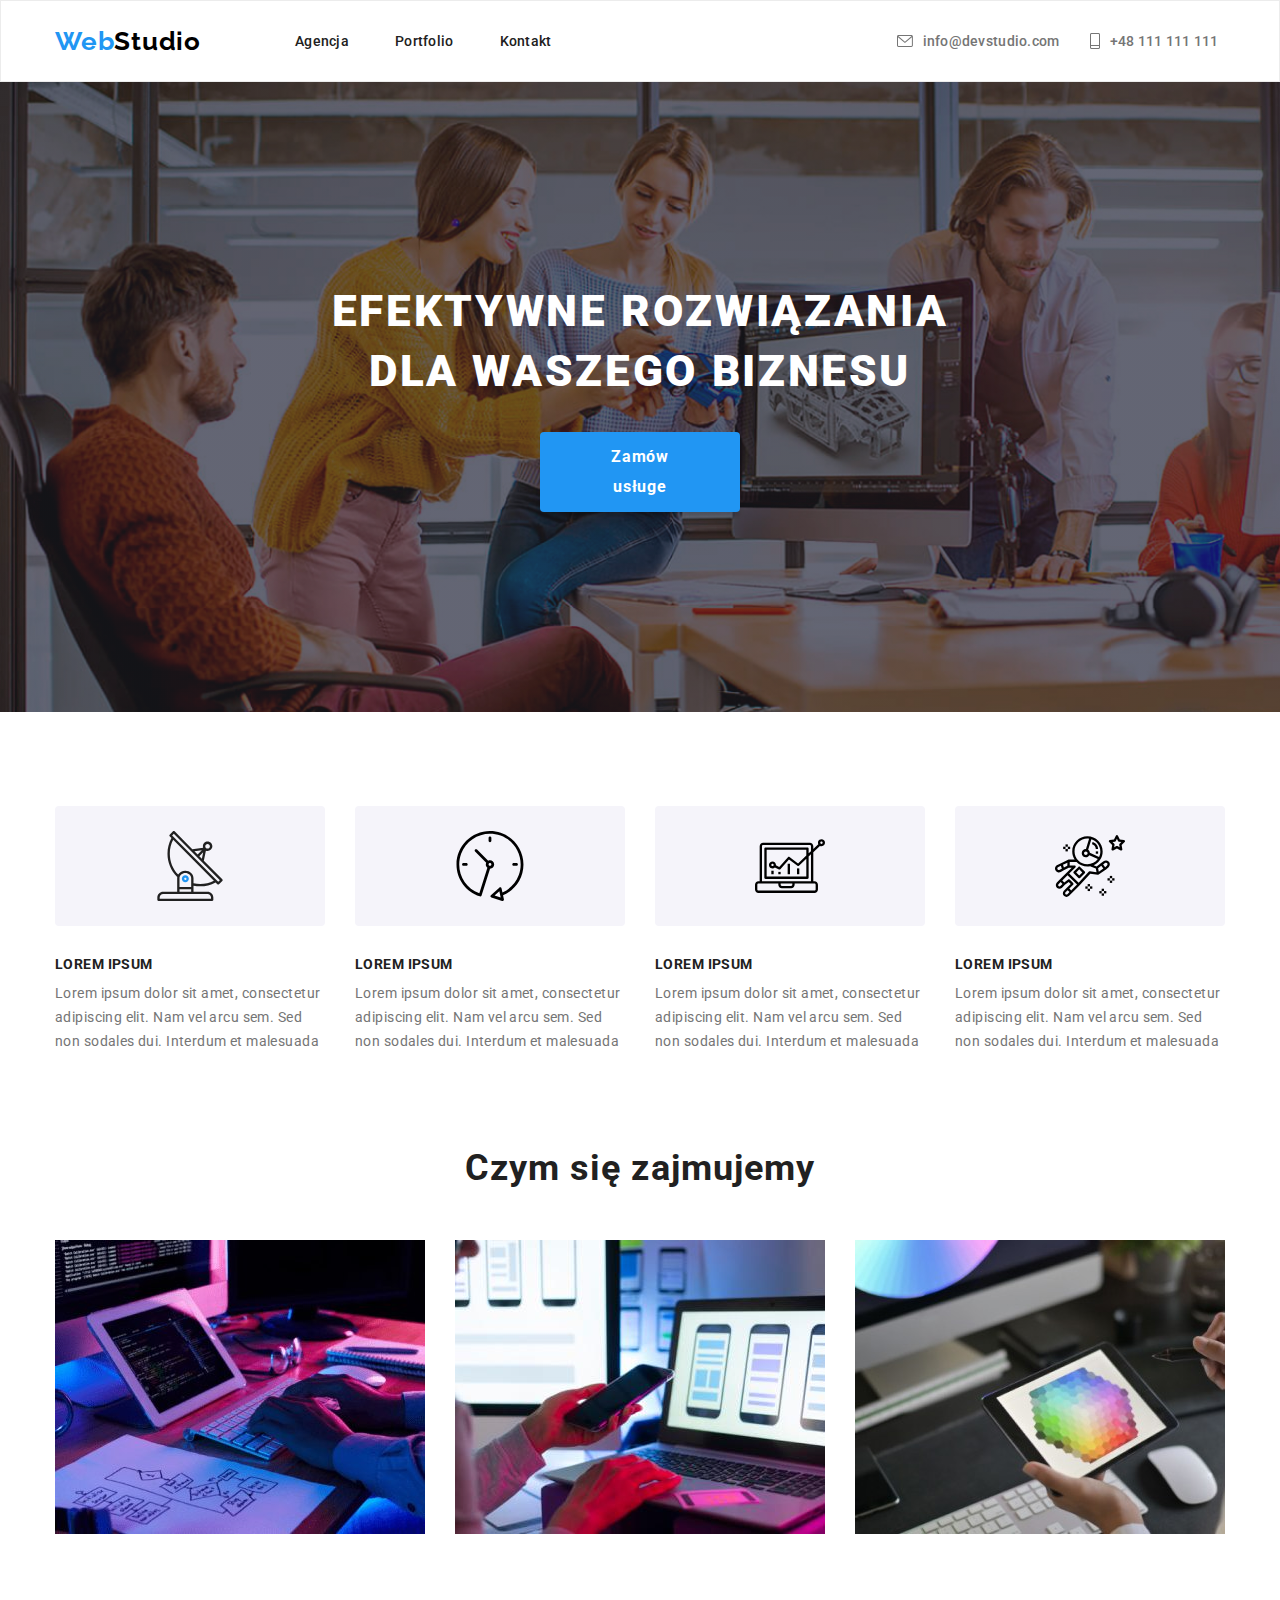
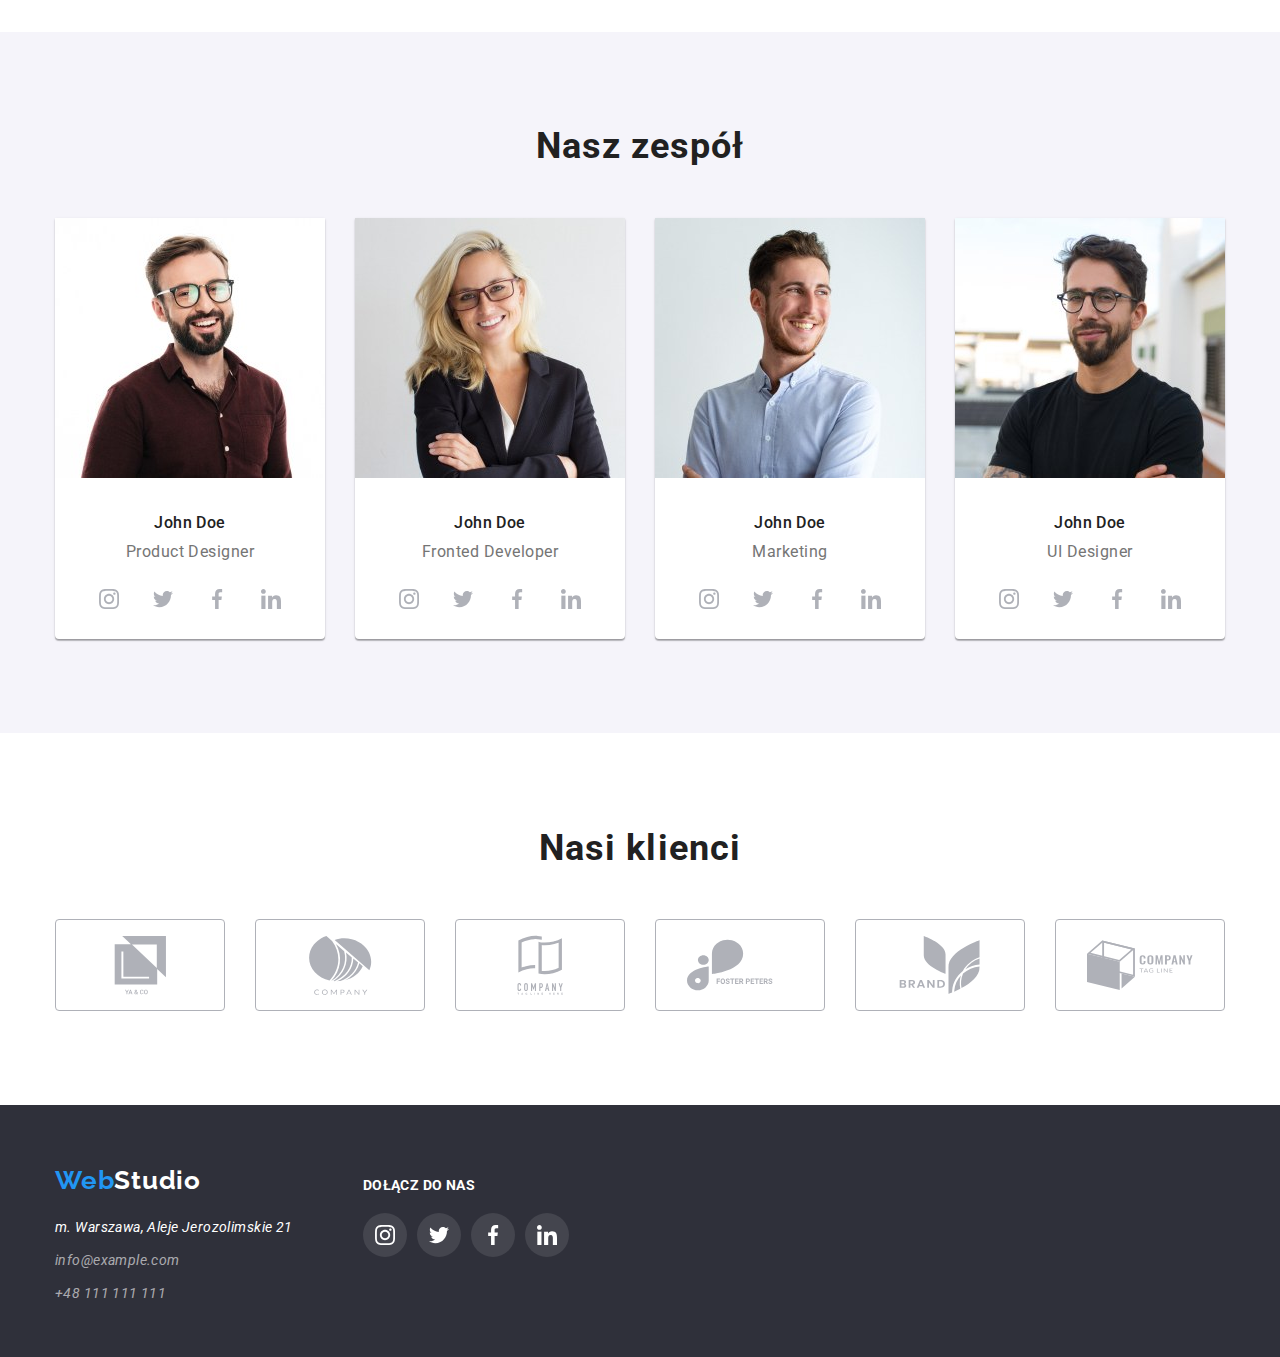
<file: index.html>
<!DOCTYPE html>
<html lang="en">
	<head>
		<meta charset="UTF-8" />
		<meta http-equiv="X-UA-Compatible" content="IE=edge" />
		<meta name="viewport" content="width=device-width, initial-scale=1.0" />
		<link rel="preconnect" href="https://fonts.googleapis.com" />
		<link rel="preconnect" href="https://fonts.gstatic.com" crossorigin />
		<link
			rel="stylesheet"
			href=" https://cdnjs.cloudflare.com/ajax/libs/modern-normalize/1.1.0/modern-normalize.min.css"
		/>
		<link
			href="https://fonts.googleapis.com/css2?family=Raleway:wght@400;700;900&family=Roboto:wght@400;500;700;900&display=swap"
			rel="stylesheet"
		/>
		<link rel="stylesheet" href="css/styles.css" />
		<title>Studio</title>
	</head>
	<body>
		<!-- HEADER -->
		<header class="header">
			<div class="container">
				<a href="index.html" class="logo">
					<span class="logo-left-side">Web</span
					><span class="logo-right-side">Studio</span></a
				>
				<nav class="navigation">
					<ul class="navigation-list">
						<li class="navigation-list-item">
							<a href="#" class="navigation-list-link">Agencja</a>
						</li>
						<li class="navigation-list-item">
							<a href="portfolio.html" class="navigation-list-link"
								>Portfolio</a
							>
						</li>
						<li class="navigation-list-item">
							<a href="#" class="navigation-list-link">Kontakt</a>
						</li>
					</ul>
				</nav>
				<ul class="contact-list">
					<li class="contact-list-item">		
						<a href="mailto:info@devstudio.com" class="contact-list-link"
							><svg class="contact-list-icon_space" width="16" height="12">
							<use
								class="contact-list-icon"
								href="images/icons.svg#icon-envelope"
							></use>
						</svg><p>info@devstudio.com</p></a
						>
					</li>
					<li class="contact-list-item">
						<a href="tel:+48111111111" class="contact-list-link"
							><svg class="contact-list-icon_space" width="10" height="16">
							<use
								class="contact-list-icon"
								href="images/icons.svg#icon-smartphone"
							></use>
						</svg><p>+48 111 111 111</p></a
						>
					</li>
				</ul>
			</div>
		</header>
		<!-- MAIN -->
		<main>
			<!-- HERO-->
			<section class="hero">
				<div class="hero-background-container">
				<div class="container">
					<h1 class="hero-title">efektywne rozwiązania dla waszego biznesu</h1>
					<button type="button" class="hero-button">Zamów usługe</button>
				</div>
				</div>
			</section>
			<!-- OUR STRENGHTS -->
			<section class="our-strength section">
				<div class="container">
					<ul class="our-strength-list">
						<li class="our-strength-list-item">
							<div class="our-strenght-list-icon">
								<svg height="70" width="70px">
									<use href="images/icons.svg#icon-antenna"></use>
								</svg>
							</div>
							<p class="our-strength-list-item-title">lorem ipsum</p>
							<p class="our-strength-list-item-text">
								Lorem ipsum dolor sit amet, consectetur adipiscing elit. Nam vel
								arcu sem. Sed non sodales dui. Interdum et malesuada
							</p>
						</li>
						<li class="our-strength-list-item">
							<div class="our-strenght-list-icon">
								<svg height="70" width="70px">
									<use href="images/icons.svg#icon-clock"></use>
								</svg>
							</div>
							<p class="our-strength-list-item-title">lorem ipsum</p>
							<p class="our-strength-list-item-text">
								Lorem ipsum dolor sit amet, consectetur adipiscing elit. Nam vel
								arcu sem. Sed non sodales dui. Interdum et malesuada
							</p>
						</li>
						<li class="our-strength-list-item">
							<div class="our-strenght-list-icon">
								<svg height="70" width="70px">
									<use href="images/icons.svg#icon-diagram"></use>
								</svg>
							</div>
							<p class="our-strength-list-item-title">lorem ipsum</p>
							<p class="our-strength-list-item-text">
								Lorem ipsum dolor sit amet, consectetur adipiscing elit. Nam vel
								arcu sem. Sed non sodales dui. Interdum et malesuada
							</p>
						</li>
						<li class="our-strength-list-item">
							<div class="our-strenght-list-icon">
								<svg height="70" width="70px">
									<use href="images/icons.svg#icon-astronaut"></use>
								</svg>
							</div>
							<p class="our-strength-list-item-title">lorem ipsum</p>
							<p class="our-strength-list-item-text">
								Lorem ipsum dolor sit amet, consectetur adipiscing elit. Nam vel
								arcu sem. Sed non sodales dui. Interdum et malesuada
							</p>
						</li>
					</ul>
				</div>
			</section>
			<!-- WHAT WE DO -->
			<section class="what-we-do section">
				<div class="container">
					<h2 class="what-we-do-title">Czym się zajmujemy</h2>
					<ul class="what-we-do-list">
						<li class="what-we-do-list-item">
							<img
								src="images/main-page/box1.jpg"
								alt="Programming"
								width="370"
								height="294"
								class="what-we-do-list-img"
							/>
						</li>
						<li class="what-we-do-list-item">
							<img
								src="images/main-page/box2.jpg"
								alt="Setting smartphone theme"
								width="370"
								height="294"
								class="what-we-do-list-img"
							/>
						</li>
						<li class="what-we-do-list-item">
							<img
								src="images/main-page/box3.jpg"
								alt="Creating gradient"
								width="370"
								height="294"
								class="what-we-do-list-img"
							/>
						</li>
					</ul>
				</div>
			</section>
			<!-- OUR TEAM -->
			<section class="our-team">
				<div class="container section">
					<h2 class="our-team-title">Nasz zespół</h2>
					<ul class="our-team-list">
						<li class="our-team-list-item">
							<img
								src="images/main-page/John_Doe1.jpg"
								alt="Product Designer"
								width="270"
								height="260"
								class="our-team-list-img"
							/>
							<p class="our-team-list-item-name">John Doe</p>
							<p class="our-team-list-item-occupation">Product Designer</p>
							<div class="social-links">
								<a class="social-links-link" href="https://www.instagram.com/"
									><svg class="social-links-icon">
										<use href="images/icons.svg#icon-instagram"></use></svg
								></a>
								<a class="social-links-link" href="https://twitter.com/?lang=pl"
									><svg class="social-links-icon">
										<use href="images/icons.svg#icon-twitter"></use></svg
								></a>
								<a class="social-links-link" href="https://pl-pl.facebook.com/"
									><svg class="social-links-icon">
										<use href="images/icons.svg#icon-facebook"></use></svg
								></a>
								<a class="social-links-link" href="https://pl.linkedin.com/"
									><svg class="social-links-icon">
										<use href="images/icons.svg#icon-linkedin"></use></svg
								></a>
							</div>
						</li>
						<li class="our-team-list-item">
							<img
								src="images/main-page/John_Doe2.jpg"
								alt="Fronted Developer"
								width="270"
								height="260"
								class="our-team-list-img"
							/>
							<p class="our-team-list-item-name">John Doe</p>
							<p class="our-team-list-item-occupation">Fronted Developer</p>
							<div class="social-links">
								<a class="social-links-link" href="https://www.instagram.com/"
									><svg class="social-links-icon">
										<use href="images/icons.svg#icon-instagram"></use></svg
								></a>
								<a class="social-links-link" href="https://twitter.com/?lang=pl"
									><svg class="social-links-icon">
										<use href="images/icons.svg#icon-twitter"></use></svg
								></a>
								<a class="social-links-link" href="https://pl-pl.facebook.com/"
									><svg class="social-links-icon">
										<use href="images/icons.svg#icon-facebook"></use></svg
								></a>
								<a class="social-links-link" href="https://pl.linkedin.com/"
									><svg class="social-links-icon">
										<use href="images/icons.svg#icon-linkedin"></use></svg
								></a>
							</div>
						</li>
						<li class="our-team-list-item">
							<img
								src="images/main-page/John_Doe3.jpg"
								alt="Marketing"
								width="270"
								height="260"
								class="our-team-list-img"
							/>
							<p class="our-team-list-item-name">John Doe</p>
							<p class="our-team-list-item-occupation">Marketing</p>
							<div class="social-links">
								<a class="social-links-link" href="https://www.instagram.com/"
									><svg class="social-links-icon">
										<use href="images/icons.svg#icon-instagram"></use></svg
								></a>
								<a class="social-links-link" href="https://twitter.com/?lang=pl"
									><svg class="social-links-icon">
										<use href="images/icons.svg#icon-twitter"></use></svg
								></a>
								<a class="social-links-link" href="https://pl-pl.facebook.com/"
									><svg class="social-links-icon">
										<use href="images/icons.svg#icon-facebook"></use></svg
								></a>
								<a class="social-links-link" href="https://pl.linkedin.com/"
									><svg class="social-links-icon">
										<use href="images/icons.svg#icon-linkedin"></use></svg
								></a>
							</div>
						</li>
						<li class="our-team-list-item">
							<img
								src="images/main-page/John_Doe4.jpg"
								alt="UI Designer"
								width="270"
								height="260"
								class="our-team-list-img"
							/>
							<p class="our-team-list-item-name">John Doe</p>
							<p class="our-team-list-item-occupation">UI Designer</p>
							<div class="social-links">
								<a class="social-links-link" href="https://www.instagram.com/"
									><svg class="social-links-icon">
										<use href="images/icons.svg#icon-instagram"></use></svg
								></a>
								<a class="social-links-link" href="https://twitter.com/?lang=pl"
									><svg class="social-links-icon">
										<use href="images/icons.svg#icon-twitter"></use></svg
								></a>
								<a class="social-links-link" href="https://pl-pl.facebook.com/"
									><svg class="social-links-icon">
										<use href="images/icons.svg#icon-facebook"></use></svg
								></a>
								<a class="social-links-link" href="https://pl.linkedin.com/"
									><svg class="social-links-icon">
										<use href="images/icons.svg#icon-linkedin"></use></svg
								></a>
							</div>
						</li>
					</ul>
				</div>
			</section>
			<section class="our-clients section">
				<div class="container">
					<h2 class="our-clients-title">Nasi klienci</h2>
					<div class="our-clients-content">
						<a href="#" class="our-clients-logo">
							<svg class="our-clients-icon">
								<use href="images/icons.svg#icon-Union"></use>
							</svg>
						</a>
						<a href="#" class="our-clients-logo">
							<svg class="our-clients-icon">
								<use href="images/icons.svg#icon-Object1"></use>
							</svg>
						</a>
						<a href="#" class="our-clients-logo">
							<svg class="our-clients-icon">
								<use href="images/icons.svg#icon-group1"></use>
							</svg>
						</a>
						<a href="#" class="our-clients-logo">
							<svg class="our-clients-icon">
								<use href="images/icons.svg#icon-group"></use>
							</svg>
						</a>
						<a href="#" class="our-clients-logo">
							<svg class="our-clients-icon">
								<use href="images/icons.svg#icon-group-2"></use>
							</svg>
						</a>
						<a href="#" class="our-clients-logo">
							<svg class="our-clients-icon">
								<use href="images/icons.svg#icon-Object"></use>
							</svg>
						</a>
					</div>
				</div>
			</section>
		</main>
		<!-- FOOTER -->
		<footer class="footer">
			<div class="container">
				<div class="footer-contact-elements">
					<a href="index.html" class="logo"
						><span class="logo-left-side">Web</span
						><span class="logo-right-side-dark-theme">Studio</span></a
					>
					<address class="footer-address">
						<ul class="footer-list">
							<li class="footer-list-item">
								<a
									href="https://goo.gl/maps/Mp1jsJDvYEzKUSzLA"
									target="_blank"
									class="footer-list-link footer-list-address"
									>m. Warszawa, Aleje Jerozolimskie 21</a
								>
							</li>
							<li class="footer-list-item">
								<a
									href="mailto:info@example.com"
									class="footer-list-link footer-list-mail"
									>info@example.com</a
								>
							</li>
							<li class="footer-list-item">
								<a
									href="tel:+48111111111"
									class="footer-list-link footer-list-tel"
									>+48 111 111 111</a
								>
							</li>
						</ul>
					</address>
				</div>
				<div class="footer-social">
					<h3 class="footer-social-title">DOŁĄCZ DO NAS</h3>
					<div class="social-links">
						<a class="social-links-link social-links-link-dark-theme" href="https://www.instagram.com/"
							><svg class="social-links-icon">
								<use href="images/icons.svg#icon-instagram"></use></svg
						></a>
						<a class="social-links-link social-links-link-dark-theme" href="https://twitter.com/?lang=pl"
							><svg class="social-links-icon">
								<use href="images/icons.svg#icon-twitter"></use></svg
						></a>
						<a class="social-links-link social-links-link-dark-theme" href="https://pl-pl.facebook.com/"
							><svg class="social-links-icon">
								<use href="images/icons.svg#icon-facebook"></use></svg
						></a>
						<a class="social-links-link social-links-link-dark-theme" href="https://pl.linkedin.com/"
							><svg class="social-links-icon">
								<use href="images/icons.svg#icon-linkedin"></use></svg
						></a>
					</div>
				</div>
			</div>
		</footer>
	</body>
</html>
</file>
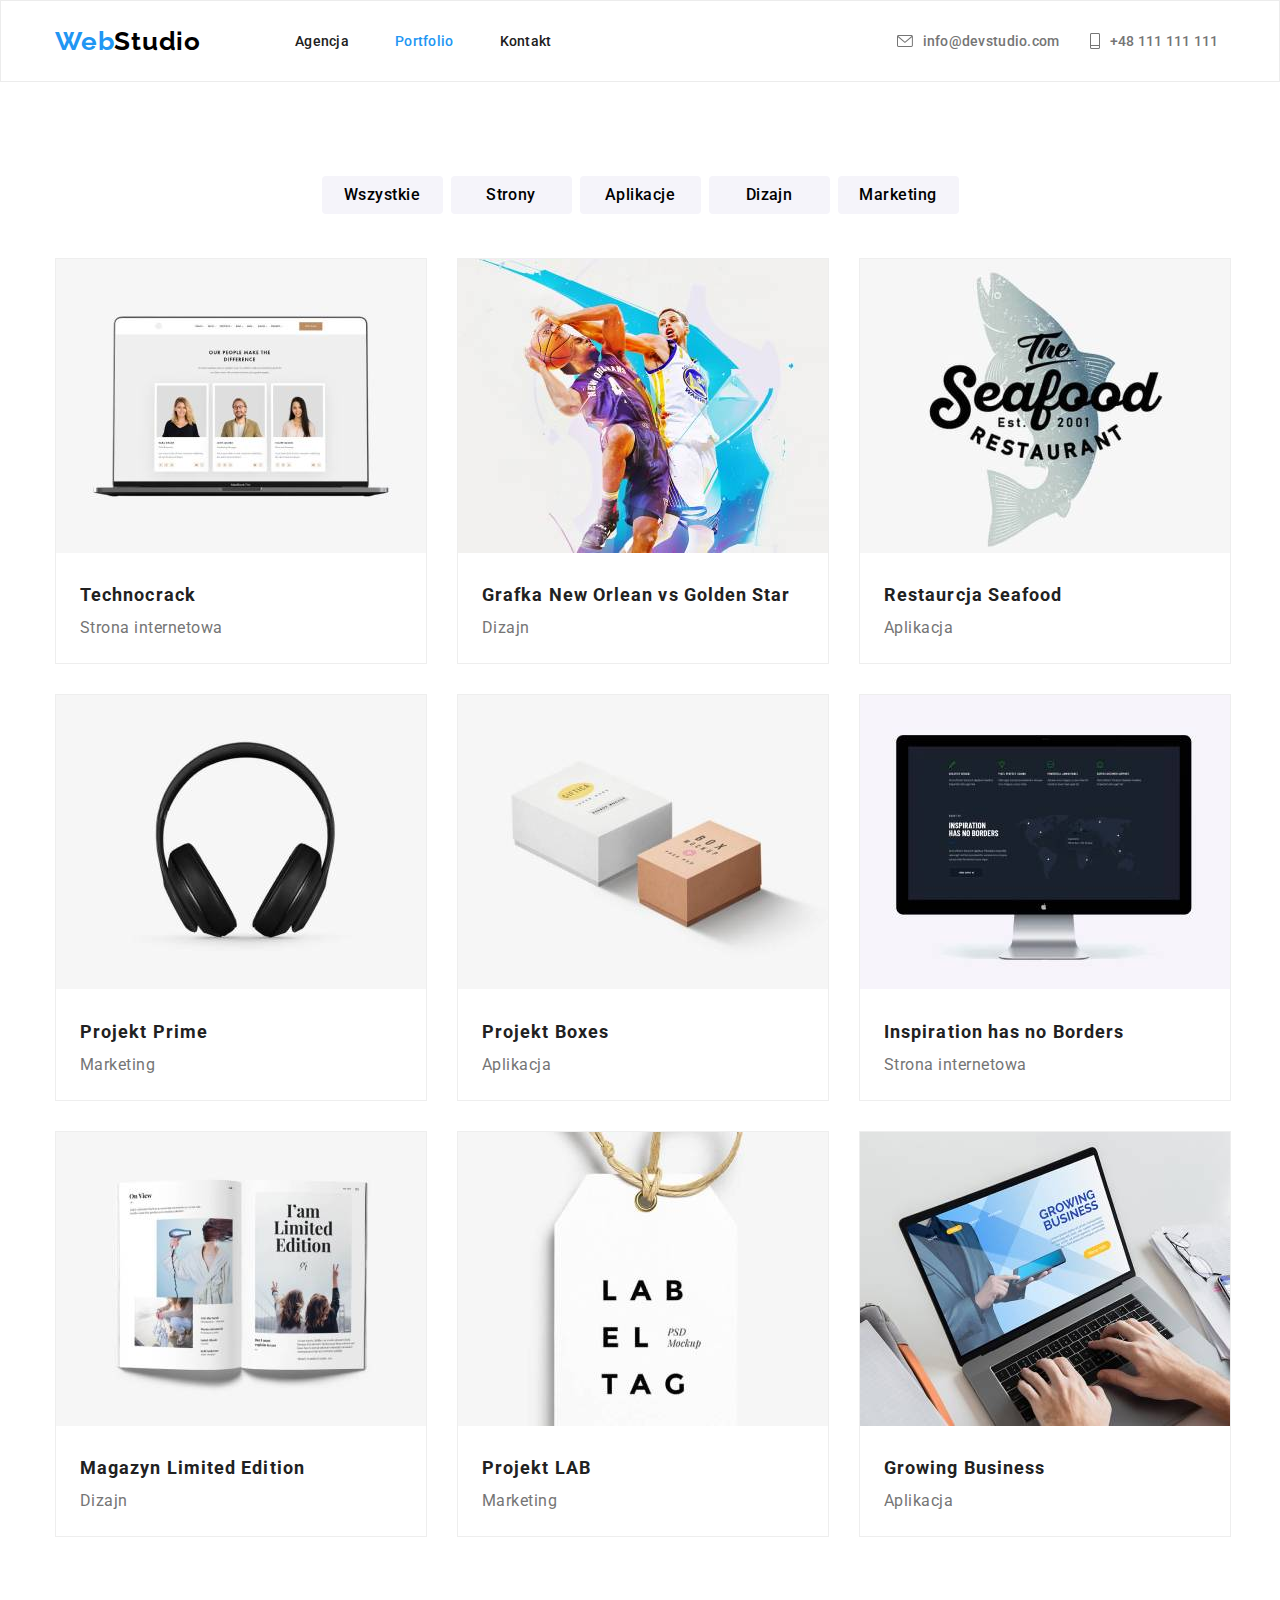
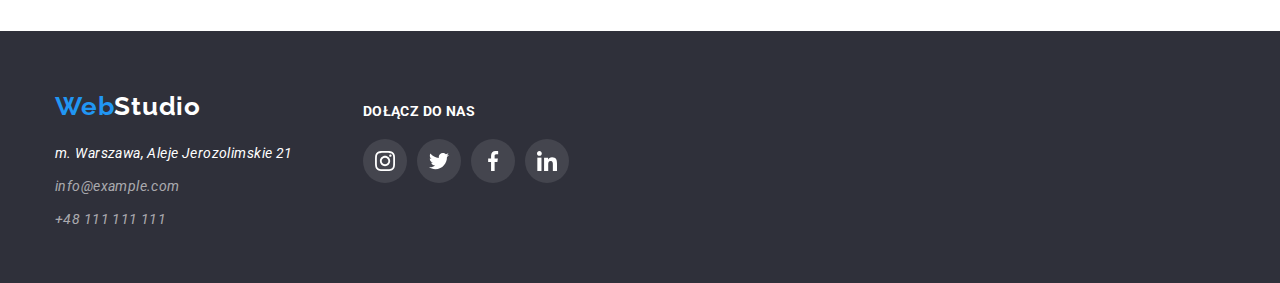
<file: portfolio.html>
<!DOCTYPE html>
<html lang="en">
	<head>
		<meta charset="UTF-8" />
		<meta http-equiv="X-UA-Compatible" content="IE=edge" />
		<meta name="viewport" content="width=device-width, initial-scale=1.0" />
		<link rel="preconnect" href="https://fonts.googleapis.com" />
		<link rel="preconnect" href="https://fonts.gstatic.com" crossorigin />
		<link
			rel="stylesheet"
			href=" https://cdnjs.cloudflare.com/ajax/libs/modern-normalize/1.1.0/modern-normalize.min.css"
		/>
		<link
			href="https://fonts.googleapis.com/css2?family=Raleway:wght@400;700;900&family=Roboto:wght@400;500;700;900&display=swap"
			rel="stylesheet"
		/>
		<link rel="stylesheet" href="css/styles.css" />
		<title>Portfolio</title>
	</head>
	<body>
		<!-- HEADER -->
		<header class="header">
			<div class="container">
				<a href="index.html" class="logo">
					<span class="logo-left-side">Web</span
					><span class="logo-right-side">Studio</span></a
				>
				<nav class="navigation">
					<ul class="navigation-list">
						<li class="navigation-list-item">
							<a href="#" class="navigation-list-link">Agencja</a>
						</li>
						<li class="navigation-list-item">
							<a href="portfolio.html" class="navigation-list-link portfolio-active"
								>Portfolio</a
							>
						</li>
						<li class="navigation-list-item">
							<a href="#" class="navigation-list-link">Kontakt</a>
						</li>
					</ul>
				</nav>
				<ul class="contact-list">
					<li class="contact-list-item">		
						<a href="mailto:info@devstudio.com" class="contact-list-link"
							><svg class="contact-list-icon_space" width="16" height="12">
							<use
								class="contact-list-icon"
								href="images/icons.svg#icon-envelope"
							></use>
						</svg><p>info@devstudio.com</p></a
						>
					</li>
					<li class="contact-list-item">
						<a href="tel:+48111111111" class="contact-list-link"
							><svg class="contact-list-icon_space" width="10" height="16">
							<use
								class="contact-list-icon"
								href="images/icons.svg#icon-smartphone"
							></use>
						</svg><p>+48 111 111 111</p></a
						>
					</li>
				</ul>
			</div>
		</header>
		<!-- MAIN -->
		<main class="main section">
			<div class="container">
				<ul class="filter-list">
					<li class="filter-list-item">
						<button type="button" class="filter-button">Wszystkie</button>
					</li>
					<li class="filter-list-item">
						<button type="button" class="filter-button">Strony</button>
					</li>
					<li class="filter-list-item">
						<button type="button" class="filter-button">Aplikacje</button>
					</li>
					<li class="filter-list-item">
						<button type="button" class="filter-button">Dizajn</button>
					</li>
					<li class="filter-list-item">
						<button type="button" class="filter-button">Marketing</button>
					</li>
				</ul>
				<ul class="main-list">
					<li class="main-list-item">
						<a href="#" class="main-list-link">
							<img
								src="images/portfolio/img-1.jpg"
								alt="Page site"
								width="370"
								height="294"
								class="main-list-img"
						/></a>
						<div class="main-list-item-text">
							<h3 class="main-list-title">Technocrack</h3>
							<p class="main-list-paragraph">Strona internetowa</p>
						</div>
					</li>
					<li class="main-list-item">
						<a href="#" class="main-list-link"
							><img
								src="images/portfolio/img-2.jpg"
								alt="Basketball players"
								width="370"
								height="294"
								class="main-list-img"
						/></a>
						<div class="main-list-item-text">
							<h3 class="main-list-title">Grafka New Orlean vs Golden Star</h3>
							<p class="main-list-paragraph">Dizajn</p>
						</div>
					</li>
					<li class="main-list-item">
						<a href="#" class="main-list-link">
							<img
								src="images/portfolio/img-3.jpg"
								alt="Seafood logo"
								width="370"
								height="294"
								class="main-list-img"
						/></a>
						<div class="main-list-item-text">
							<h3 class="main-list-title">Restaurcja Seafood</h3>
							<p class="main-list-paragraph">Aplikacja</p>
						</div>
					</li>
					<li class="main-list-item">
						<a href="#" class="main-list-link">
							<img
								src="images/portfolio/img-4.jpg"
								alt="Headphones"
								width="370"
								height="294"
								class="main-list-img"
						/></a>
						<div class="main-list-item-text">
							<h3 class="main-list-title">Projekt Prime</h3>
							<p class="main-list-paragraph">Marketing</p>
						</div>
					</li>
					<li class="main-list-item">
						<a href="#" class="main-list-link">
							<img
								src="images/portfolio/img-5.jpg"
								alt="Two boxes"
								width="370"
								height="294"
								class="main-list-img"
						/></a>
						<div class="main-list-item-text">
							<h3 class="main-list-title">Projekt Boxes</h3>
							<p class="main-list-paragraph">Aplikacja</p>
						</div>
					</li>
					<li class="main-list-item">
						<a href="#" class="main-list-link">
							<img
								src="images/portfolio/img-6.jpg"
								alt="Monitor"
								width="370"
								height="294"
								class="main-list-img"
						/></a>
						<div class="main-list-item-text">
							<h3 class="main-list-title">Inspiration has no Borders</h3>
							<p class="main-list-paragraph">Strona internetowa</p>
						</div>
					</li>
					<li class="main-list-item">
						<a href="#" class="main-list-link">
							<img
								src="images/portfolio/img-7.jpg"
								alt="Magazine"
								width="370"
								height="294"
								class="main-list-img"
							/>
						</a>
						<div class="main-list-item-text">
							<h3 class="main-list-title">Magazyn Limited Edition</h3>
							<p class="main-list-paragraph">Dizajn</p>
						</div>
					</li>
					<li class="main-list-item">
						<a href="#" class="main-list-link">
							<img
								src="images/portfolio/img-8.jpg"
								alt="Pendant"
								width="370"
								height="294"
								class="main-list-img"
						/></a>
						<div class="main-list-item-text">
							<h3 class="main-list-title">Projekt LAB</h3>
							<p class="main-list-paragraph">Marketing</p>
						</div>
					</li>
					<li class="main-list-item">
						<a href="#" class="main-list-link">
							<img
								src="images/portfolio/img-9.jpg"
								alt="laptop"
								width="370"
								height="294"
								class="main-list-img"
						/></a>
						<div class="main-list-item-text">
							<h3 class="main-list-title">Growing Business</h3>
							<p class="main-list-paragraph">Aplikacja</p>
						</div>
					</li>
				</ul>
			</div>
		</main>
		<!-- FOOTER -->
		<footer class="footer">
			<div class="container">
				<div class="footer-contact-elements">
					<a href="index.html" class="logo"
						><span class="logo-left-side">Web</span
						><span class="logo-right-side-dark-theme">Studio</span></a
					>
					<address class="footer-address">
						<ul class="footer-list">
							<li class="footer-list-item">
								<a
									href="https://goo.gl/maps/Mp1jsJDvYEzKUSzLA"
									target="_blank"
									class="footer-list-link footer-list-address"
									>m. Warszawa, Aleje Jerozolimskie 21</a
								>
							</li>
							<li class="footer-list-item">
								<a
									href="mailto:info@example.com"
									class="footer-list-link footer-list-mail"
									>info@example.com</a
								>
							</li>
							<li class="footer-list-item">
								<a
									href="tel:+48111111111"
									class="footer-list-link footer-list-tel"
									>+48 111 111 111</a
								>
							</li>
						</ul>
					</address>
				</div>
				<div class="footer-social">
					<h3 class="footer-social-title">DOŁĄCZ DO NAS</h3>
					<div class="social-links">
						<a class="social-links-link social-links-link-dark-theme" href="https://www.instagram.com/"
							><svg class="social-links-icon">
								<use href="images/icons.svg#icon-instagram"></use></svg
						></a>
						<a class="social-links-link social-links-link-dark-theme" href="https://twitter.com/?lang=pl"
							><svg class="social-links-icon">
								<use href="images/icons.svg#icon-twitter"></use></svg
						></a>
						<a class="social-links-link social-links-link-dark-theme" href="https://pl-pl.facebook.com/"
							><svg class="social-links-icon">
								<use href="images/icons.svg#icon-facebook"></use></svg
						></a>
						<a class="social-links-link social-links-link-dark-theme" href="https://pl.linkedin.com/"
							><svg class="social-links-icon">
								<use href="images/icons.svg#icon-linkedin"></use></svg
						></a>
					</div>
				</div>
			</div>
		</footer>
	</body>
</html>
</file>
<file: css/styles.css>
:root {
	--main-font: "Roboto", sans-serif;
	--secondary-font: "Raleway", sans-serif;
	--main-color: #212121;
	--secondary-color: #757575;
	--background-color: #2f303a;
	--checked-color: #2196f3;
	--checked-button-color: #ffffff;
	--button-background-color: #f5f4fa;
	--address-color: #ffffff;
	--left-logo-color: #2196f3;
	--right-logo-color: #000000;
	--right-logo-color-dark-theme: #ffffff;
	--contact-color: rgba(255, 255, 255, 0.6);
	--header-color: #ececec;
	--hero-title-color: #ffffff;
	--ourteam-background-color: #f5f4fa;
	--card-color: #ffffff;
	--checked-icon: #ffffff;
	--dark-theme-icon-background-color: rgba(255, 255, 255, 0.1);
	--icon-colour: #AFB1B8;
}

body {
	font-family: var(--main-font);
	color: var(--main-color);
}

h1,
h2,
h3,
h4,
h5,
h6 {
	margin: 0;
	padding: 0;
}

p {
	margin: 0;
	padding: 0;
}

ul,
ol {
	margin: 0;
	padding: 0;
}
/* ========COMPONENTS======= */
.container {
	width: 1200px;
	padding: 0 15px;
	margin: 0 auto;
}

.section {
	padding-top: 94px;
	padding-bottom: 94px;
}

.logo {
	font-family: var(--secondary-font);
	font-weight: bold;
	font-size: 26px;
	line-height: 1.192;
	letter-spacing: 0.03em;
	text-decoration: none;
}

.portfolio-logo {
	text-shadow: 0px 4px 4px rgba(0, 0, 0, 0.25);
}

.logo-left-side {
	color: var(--left-logo-color);
}

.logo-right-side {
	color: var(--right-logo-color);
}

.logo-right-side-dark-theme {
	color: var(--right-logo-color-dark-theme);
}

.social-links {
	display: flex;
	justify-content: center;
	align-items: center;
}

.social-links-link {
	width: 44px;
	height: 44px;
	display: flex;
	justify-content: center;
	align-items: center;
	border-radius: 50%;
	color: var(--icon-colour);
}

.social-links-link-dark-theme {
	color: var(--address-color);
	background-color: var(--dark-theme-icon-background-color);
}

.social-links-link:not(:last-child) {
	margin-right: 10px;
}

.social-links-icon {
	width: 20px;
	height: 20px;
	fill: currentColor;
}

.social-links-link:hover,
.social-links-link:focus {
	color: var(--checked-icon);
	background-color: var(--checked-color);
}

/* ========COMPONENTS END======= */

/* ========HEADER======= */
.header {
	border: 1px solid var(--header-color);
}

.header .container {
	display: flex;
	align-items: center;
	height: 80px;
}

.header .logo {
	margin-right: 94px;
}

.navigation {
	margin-right: 345px;
}

.navigation-list {
	list-style: none;
	display: flex;
}

.navigation-list-item:not(:last-child) {
	margin-right: 46px;
}

.navigation-list-link {
	color: var(--main-color);
	font-weight: 500;
	font-size: 14px;
	line-height: 1.143;
	letter-spacing: 0.02em;
	text-decoration: none;
}

.navigation-list-link:focus,
.navigation-list-link:hover {
	color: var(--checked-color);
}

.contact-list {
	list-style: none;
	display: flex;
	color: var(--secondary-color);
}

.contact-list-link {
	display: block;
	display: flex;
	align-items: center;
	font-weight: 500;
	font-size: 14px;
	line-height: 1.143;
	letter-spacing: 0.02em;
	color: currentColor;
	text-decoration: none;
}

.contact-list-item {
	display: flex;
	justify-content: center;
	align-items: center;
}

.contact-list-link:hover,
.contact-list-link:focus {
	color: var(--checked-color);
}

.contact-list-item:first-child {
	margin-right: 30px;
}

.contact-list-icon_space {
	margin-right: 10px;
	fill: currentColor;
}

.portfolio-active {
	color: var(--checked-color);
}
/* ========HEADER END======= */

/* ========MAIN======= */
.main-list,
.filter-list {
	list-style: none;
}

.filter-list {
	margin-bottom: 50px;
	display: flex;
	justify-content: center;
}

.filter-list-item:not(:last-child) {
	margin-right: 8px;
}

.filter-button {
	width: 121px;
	min-height: 38px;
	font-weight: 500;
	font-size: 16px;
	line-height: 1.625;
	text-align: center;
	letter-spacing: 0.03em;
	background: var(--button-background-color);
	border-radius: 4px;
	cursor: pointer;
	border: none;
}

.filter-button:focus,
.filter-button:hover {
	background: var(--checked-color);
	color: var(--checked-button-color);
	box-shadow: 0px 3px 1px rgba(0, 0, 0, 0.1), 0px 1px 2px rgba(0, 0, 0, 0.08),
		0px 2px 2px rgba(0, 0, 0, 0.12);
}

.main-list {
	display: flex;
	flex-wrap: wrap;
	/* setting margin-right on -36px becouse i added border = 1px  */
	margin-right: -36px;
	margin-top: -36px;
}

.main-list-item {
	background: var(--card-color);
	border: 1px solid #eeeeee;
	margin-right: 30px;
	margin-top: 30px;
	flex-basis: calc(100% / 3 - 30px);
	cursor: pointer;
}

.main-list-item:hover {
	box-shadow: 0px 1px 1px rgba(0, 0, 0, 0.12), 0px 4px 4px rgba(0, 0, 0, 0.06),
		1px 4px 6px rgba(0, 0, 0, 0.16);
}

.main-list-item-text {
	padding: 20px 24px;
}

.main-list-title {
	font-weight: bold;
	font-size: 18px;
	line-height: 2;
	letter-spacing: 0.06em;
}

.main-list-paragraph {
	font-size: 16px;
	line-height: 1.875;
	letter-spacing: 0.03em;
	color: var(--secondary-color);
}
/* ========MAIN END======= */

/* ========HERO======= */
.hero-background-container {
	margin: 0 auto;
	max-width: 1600px;
	background-image: linear-gradient(
			rgba(47, 48, 58, 0.4),
			rgba(47, 48, 58, 0.4)
		),
		url(../images/main-page/hero-background.jpg);
	background-repeat: no-repeat;
	background-size: cover;
}

.hero .container {
	padding: 200px 252px;
}

.hero-title {
	font-weight: 900;
	font-size: 44px;
	line-height: 1.363;
	text-align: center;
	letter-spacing: 0.06em;
	text-transform: uppercase;
	color: var(--hero-title-color);
	width: 696px;
	min-height: 120px;
	margin-bottom: 30px;
}

.hero-button {
	display: block;
	margin: 0 auto;
	padding: 10px 41px;
	width: 200px;
	min-height: 50px;
	font-weight: bold;
	font-size: 16px;
	line-height: 1.875;
	border: none;
	letter-spacing: 0.06em;
	color: var(--checked-button-color);
	cursor: pointer;
	background: var(--checked-color);
	box-shadow: 0px 4px 4px rgba(0, 0, 0, 0.15);
	border-radius: 4px;
}
/* ========HERO END======= */

/* ========OUR STRENGHT======= */
.our-strength-list {
	list-style: none;
	display: flex;
}

.our-strength-list-item:not(:last-child) {
	margin-right: 30px;
}

.our-strenght-list-icon {
	width: 270px;
	min-height: 120px;
	background: #f5f4fa;
	border-radius: 4px;
	display: flex;
	justify-content: center;
	align-items: center;
	margin-bottom: 30px;
}

.our-strength-list-item-title {
	margin-bottom: 10px;
	font-weight: bold;
	font-size: 14px;
	line-height: 1.142;
	letter-spacing: 0.03em;
	text-transform: uppercase;
}

.our-strength-list-item-text {
	font-size: 14px;
	line-height: 1.714;
	letter-spacing: 0.03em;
	color: var(--secondary-color);
}
/* ========OUR STRENGHT END======= */

/* ========WHAT WE DO======= */
.what-we-do.section {
	padding-top: 0;
	padding-bottom: 94px;
}

.what-we-do-title {
	font-weight: bold;
	font-size: 36px;
	line-height: 1.166;
	text-align: center;
	letter-spacing: 0.03em;
	margin-bottom: 50px;
}

.what-we-do-list {
	list-style: none;
	display: flex;
	justify-content: space-between;
}

.what-we-do-list-item:not(:last-child) {
	margin-right: 30px;
}
/* ========WHAT WE DO END======= */

/* ========OUR TEAM======= */

.our-team {
	background-color: var(--ourteam-background-color);
}

.our-team-title {
	margin-bottom: 50px;
	font-weight: bold;
	font-size: 36px;
	line-height: 1.166;
	text-align: center;
	letter-spacing: 0.03em;
}

.our-team-list {
	list-style: none;
	display: flex;
}

.our-team-list-item {
	width: 270px;
	min-height: 368px;
	background: var(--card-color);
	box-shadow: 0px 1px 3px rgba(0, 0, 0, 0.12), 0px 1px 1px rgba(0, 0, 0, 0.14),
		0px 2px 1px rgba(0, 0, 0, 0.2);
	border-radius: 0px 0px 4px 4px;
}

.our-team-list-item:not(:last-child) {
	margin-right: 30px;
}

.our-team-list-img {
	margin-bottom: 30px;
}

.our-team-list-item-name {
	font-weight: 500;
	font-size: 16px;
	line-height: 1.1875;
	text-align: center;
	letter-spacing: 0.03em;
	margin-bottom: 10px;
}

.our-team-list-item-occupation {
	font-size: 16px;
	line-height: 1.1875;
	text-align: center;
	letter-spacing: 0.03em;
	color: var(--secondary-color);
	margin-bottom: 16px;
}

.our-team .social-links {
	margin-bottom: 18px;
}

/* ========OUR TEAM END======= */

/* ========OUR CLIENTS======= */
.our-clients-title {
	font-weight: bold;
	font-size: 36px;
	line-height: 1.1666;
	text-align: center;
	letter-spacing: 0.03em;
	color: var(--main-color);
	margin-bottom: 50px;
}

.our-clients-content {
	display: flex;
	justify-content: space-between;
	align-items: center;
}

.our-clients-logo {
	display: flex;
	justify-content: center;
	align-items: center;
	width: 170px;
	height: 92px;
	border: 1px solid #afb1b8;
	border-radius: 4px;
	color: var(--icon-colour);
}

.our-clients-icon {
	width: 106px;
	height: 60px;
	fill: currentColor;
}

.our-clients-logo:hover,
.our-clients-logo:focus {
	border: 1px solid var(--checked-color);
	color: var(--checked-color);
}

/* ========OUR CLIENTS END======= */

/* ========FOOTER======= */
.footer {
	background-color: var(--background-color);
}

.footer .container {
	height: 252px;
	display: flex;
	justify-content: flex-start;
}

.footer-contact-elements {
	margin-top: 60px;
	display: flex;
	flex-direction: column;
	margin-right: 70px;
}

.footer .logo {
	margin-bottom: 20px;
}

.footer-list {
	list-style: none;
}

.footer-list-item:not(:last-child) {
	margin-bottom: 9px;
}

.footer-list-link {
	font-size: 14px;
	line-height: 1.714;
	letter-spacing: 0.03em;
	text-decoration: none;
	color: var(--contact-color);
}

.footer-list-address {
	color: var(--address-color);
}

.portfolio-footer-list-mail {
	text-decoration: underline;
}

.footer-list-link:focus,
.footer-list-link:hover {
	color: var(--checked-color);
}

.footer-social {
	margin-top: 72px;
}

.footer-social-title {
	font-weight: bold;
	font-size: 14px;
	line-height: 1.143;
	letter-spacing: 0.03em;
	text-transform: uppercase;
	color: var(--address-color);
	margin-bottom: 20px;
}

/* ========FOOTER END======= */
</file>
